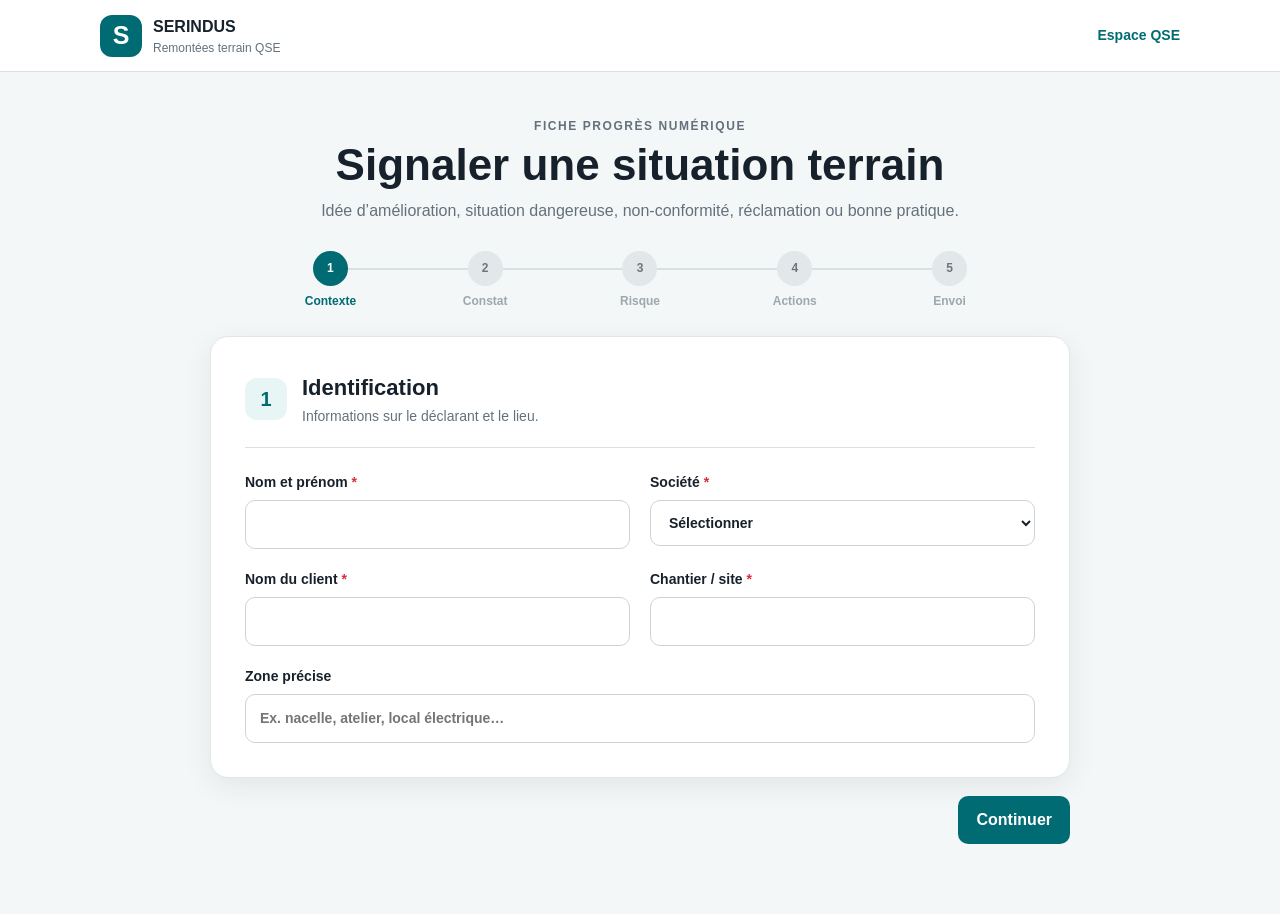
<file: index.html>
<!doctype html>
<html lang="fr">
<head>
  <meta charset="utf-8">
  <meta name="viewport" content="width=device-width,initial-scale=1,viewport-fit=cover">
  <meta name="theme-color" content="#006b73">
  <meta name="description" content="Application SERINDUS de remontées terrain QSE">
  <link rel="manifest" href="manifest.webmanifest">
  <link rel="icon" href="icons/icon.svg" type="image/svg+xml">
  <link rel="apple-touch-icon" href="icons/icon-192.png">
  <link rel="stylesheet" href="styles.css">
  <title>Remontées terrain | SERINDUS</title>
</head>
<body>
  <header class="topbar">
    <a class="brand" href="index.html" aria-label="Accueil">
      <span class="brand-mark">S</span>
      <span><strong>SERINDUS</strong><small>Remontées terrain QSE</small></span>
    </a>
    <a class="admin-link" href="admin.html">Espace QSE</a>
  </header>

  <main>
    <section class="hero">
      <p class="eyebrow">FICHE PROGRÈS NUMÉRIQUE</p>
      <h1>Signaler une situation terrain</h1>
      <p>Idée d’amélioration, situation dangereuse, non-conformité, réclamation ou bonne pratique.</p>
    </section>

    <ol class="steps" aria-label="Progression">
      <li class="active"><span>1</span><b>Contexte</b></li>
      <li><span>2</span><b>Constat</b></li>
      <li><span>3</span><b>Risque</b></li>
      <li><span>4</span><b>Actions</b></li>
      <li><span>5</span><b>Envoi</b></li>
    </ol>

    <form id="reportForm" novalidate>
      <section class="form-page active" data-page="1">
        <div class="card">
          <div class="section-title"><span>1</span><div><h2>Identification</h2><p>Informations sur le déclarant et le lieu.</p></div></div>
          <div class="grid two">
            <label>Nom et prénom <em>*</em><input name="reporter_name" autocomplete="name" required></label>
            <label>Société <em>*</em>
              <select name="company" required>
                <option value="">Sélectionner</option><option>SETIA</option><option>SASI</option>
                <option>SIMEC</option><option>TILCO</option><option>RICOM</option>
                <option>PROCESS</option><option>OBTEL</option><option>Autre</option>
              </select>
            </label>
            <label>Nom du client <em>*</em><input name="client_name" required></label>
            <label>Chantier / site <em>*</em><input name="site_name" required></label>
            <label class="wide">Zone précise<input name="location_detail" placeholder="Ex. nacelle, atelier, local électrique…"></label>
          </div>
        </div>
      </section>

      <section class="form-page" data-page="2">
        <div class="card">
          <div class="section-title"><span>2</span><div><h2>Constat</h2><p>Décrivez ce que vous avez observé.</p></div></div>
          <fieldset>
            <legend>Type d’événement <em>*</em></legend>
            <div class="choice-grid">
              <label><input type="radio" name="event_type" value="Idée d’amélioration" required><span>💡 Idée d’amélioration</span></label>
              <label><input type="radio" name="event_type" value="Situation dangereuse"><span>⚠️ Situation dangereuse</span></label>
              <label><input type="radio" name="event_type" value="Non-conformité"><span>⛔ Non-conformité</span></label>
              <label><input type="radio" name="event_type" value="Réclamation client"><span>💬 Réclamation client</span></label>
              <label><input type="radio" name="event_type" value="Bonne pratique"><span>✅ Bonne pratique</span></label>
              <label><input type="radio" name="event_type" value="Presqu’accident"><span>🛑 Presqu’accident</span></label>
              <label><input type="radio" name="event_type" value="Environnement"><span>🌱 Environnement</span></label>
              <label><input type="radio" name="event_type" value="Matériel défectueux"><span>🔧 Matériel défectueux</span></label>
            </div>
          </fieldset>
          <div class="grid two">
            <label>Qui est concerné ?<input name="who" placeholder="Personne, équipe, entreprise…"></label>
            <label>Quand ?<input name="observed_at" type="datetime-local"></label>
            <label class="wide">Quoi ? <em>*</em><textarea name="what" required placeholder="Décrivez précisément le fait observé"></textarea></label>
          </div>
          <div class="upload-box">
            <label for="photos"><strong>Ajouter des photos</strong><small>Jusqu’à 5 photos. Elles seront compressées avant l’envoi.</small></label>
            <input id="photos" name="photos" type="file" accept="image/*" capture="environment" multiple>
            <button type="button" class="secondary" id="photoButton">📷 Prendre ou choisir des photos</button>
            <div id="photoPreview" class="photo-preview"></div>
            <label class="check"><input type="checkbox" name="photo_forbidden"><span>Photo impossible ou interdite par le client</span></label>
          </div>
        </div>
      </section>

      <section class="form-page" data-page="3">
        <div class="card">
          <div class="section-title"><span>3</span><div><h2>Perception du risque</h2><p>Évaluez la gravité et la probabilité.</p></div></div>
          <div class="grid two risk-inputs">
            <label>Gravité <em>*</em>
              <select name="severity" required>
                <option value="">Sélectionner</option><option value="1">1 – Faible</option>
                <option value="2">2 – Moyenne</option><option value="3">3 – Grave</option>
                <option value="4">4 – Très grave</option>
              </select>
              <small>Conséquence potentielle si l’événement se produit.</small>
            </label>
            <label>Probabilité <em>*</em>
              <select name="probability" required>
                <option value="">Sélectionner</option><option value="1">1 – Très improbable</option>
                <option value="2">2 – Improbable</option><option value="3">3 – Probable</option>
                <option value="4">4 – Très probable</option>
              </select>
              <small>Possibilité que l’événement se produise ou se reproduise.</small>
            </label>
          </div>
          <div id="riskResult" class="risk-result neutral">
            <span>Priorité</span><strong>À calculer</strong><small>Sélectionnez les deux critères.</small>
          </div>
          <div class="matrix" aria-label="Matrice de risque 4 par 4">
            <div class="matrix-label">Gravité ↑</div>
            <div class="matrix-grid" id="matrixGrid"></div>
            <div class="matrix-label bottom">Probabilité →</div>
          </div>
        </div>
      </section>

      <section class="form-page" data-page="4">
        <div class="card">
          <div class="section-title"><span>4</span><div><h2>Actions et améliorations</h2><p>Précisez ce qui a été fait immédiatement.</p></div></div>
          <fieldset>
            <legend>Actions immédiates mises en place</legend>
            <div class="checks">
              <label><input type="checkbox" name="immediate_actions" value="Arrêt des travaux"><span>Arrêt des travaux</span></label>
              <label><input type="checkbox" name="immediate_actions" value="Balisage / sécurisation"><span>Balisage / sécurisation</span></label>
              <label><input type="checkbox" name="immediate_actions" value="Matériel mis hors service"><span>Matériel mis hors service</span></label>
              <label><input type="checkbox" name="immediate_actions" value="Chef d’équipe informé"><span>Chef d’équipe informé</span></label>
              <label><input type="checkbox" name="immediate_actions" value="Client informé"><span>Client informé</span></label>
              <label><input type="checkbox" name="immediate_actions" value="Aucune action possible"><span>Aucune action possible</span></label>
            </div>
          </fieldset>
          <div class="grid">
            <label>Détail des actions immédiates <em>*</em><textarea name="action_details" required></textarea></label>
            <label>Personne informée<input name="person_informed" placeholder="Nom ou fonction"></label>
            <label class="danger-question">Le danger est-il toujours présent ? <em>*</em>
              <select name="danger_present" required><option value="">Sélectionner</option><option value="true">Oui</option><option value="false">Non</option></select>
            </label>
            <label>Propositions d’amélioration<textarea name="improvement_proposal" placeholder="Quelle solution proposez-vous pour éviter la répétition ?"></textarea></label>
          </div>
        </div>
      </section>

      <section class="form-page" data-page="5">
        <div class="card">
          <div class="section-title"><span>5</span><div><h2>Vérification et envoi</h2><p>Contrôlez les informations avant validation.</p></div></div>
          <div id="summary" class="summary"></div>
          <label class="check consent"><input type="checkbox" name="accuracy" required><span>Je confirme l’exactitude des informations transmises. <em>*</em></span></label>
          <p class="privacy">Les données sont utilisées uniquement pour le traitement et le suivi des remontées QSE.</p>
          <button class="primary submit" type="submit">Envoyer la remontée</button>
        </div>
      </section>

      <div class="form-nav">
        <button type="button" class="secondary" id="prevButton" hidden>Retour</button>
        <button type="button" class="primary" id="nextButton">Continuer</button>
      </div>
    </form>

    <section id="success" class="success card" hidden>
      <div class="success-icon">✓</div>
      <h2>Remontée enregistrée</h2>
      <p>Merci pour votre contribution à la prévention.</p>
      <div class="report-number" id="reportNumber"></div>
      <button class="primary" id="newReport">Faire une autre remontée</button>
    </section>
  </main>
  <div id="toast" class="toast" role="status"></div>
  <script src="config.js"></script>
  <script src="app.js"></script>
</body>
</html>
</file>
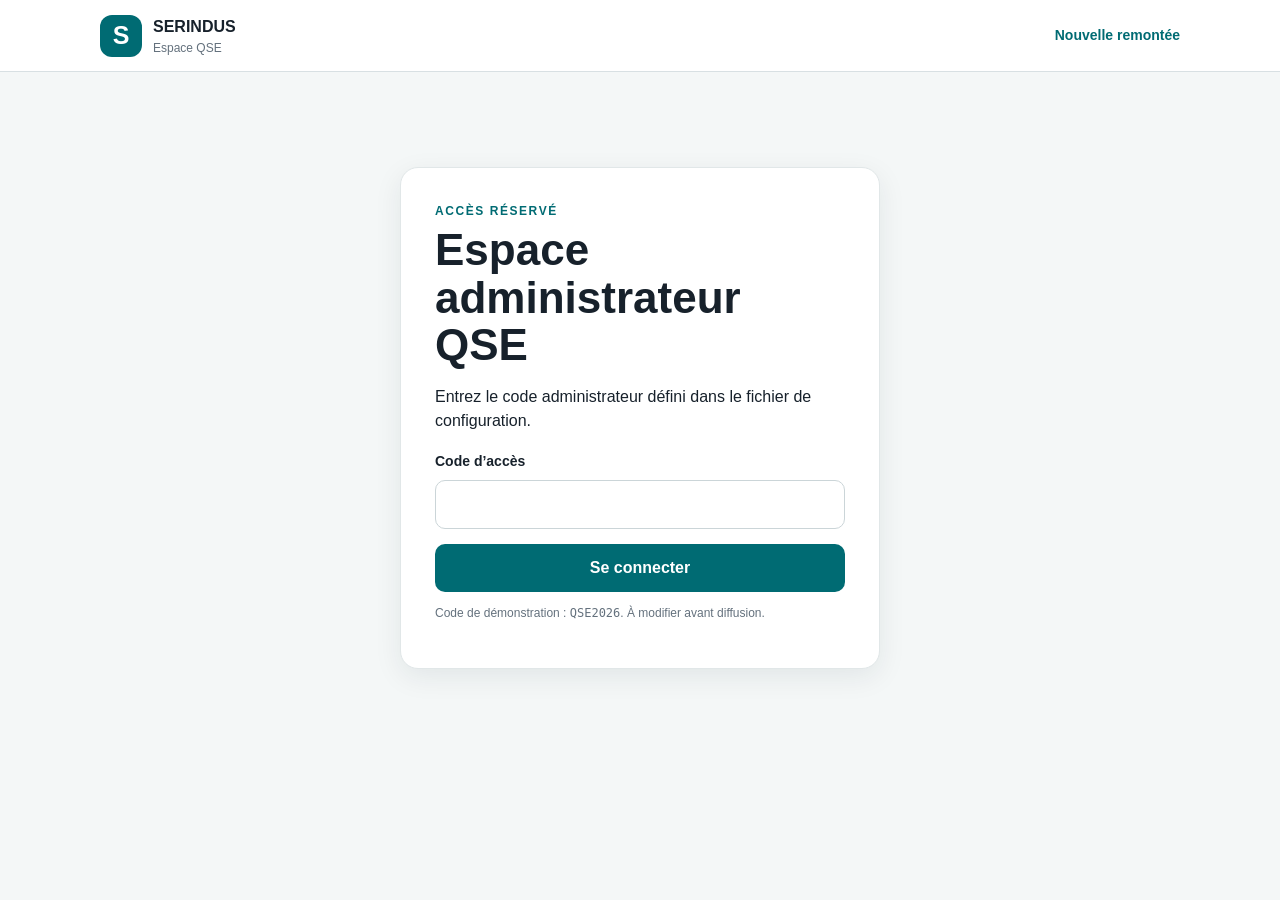
<file: admin.html>
<!doctype html>
<html lang="fr">
<head>
  <meta charset="utf-8"><meta name="viewport" content="width=device-width,initial-scale=1">
  <meta name="theme-color" content="#006b73"><link rel="icon" href="icons/icon.svg" type="image/svg+xml"><link rel="apple-touch-icon" href="icons/icon-192.png">
  <link rel="stylesheet" href="styles.css"><title>Espace QSE | SERINDUS</title>
</head>
<body>
  <header class="topbar">
    <a class="brand" href="index.html"><span class="brand-mark">S</span><span><strong>SERINDUS</strong><small>Espace QSE</small></span></a>
    <a class="admin-link" href="index.html">Nouvelle remontée</a>
  </header>
  <main class="admin-main">
    <section id="loginCard" class="card login-card">
      <p class="eyebrow">ACCÈS RÉSERVÉ</p><h1>Espace administrateur QSE</h1>
      <p>Entrez le code administrateur défini dans le fichier de configuration.</p>
      <form id="loginForm"><label>Code d’accès<input id="adminCode" type="password" required></label><button class="primary" type="submit">Se connecter</button></form>
      <p class="demo-note">Code de démonstration : <code>QSE2026</code>. À modifier avant diffusion.</p>
    </section>
    <section id="dashboard" hidden>
      <div class="dashboard-head"><div><p class="eyebrow">PILOTAGE QSE</p><h1>Remontées terrain</h1></div><button id="logout" class="secondary">Déconnexion</button></div>
      <div class="stats">
        <article><span>Total</span><strong id="statTotal">0</strong></article>
        <article><span>Nouvelles</span><strong id="statNew">0</strong></article>
        <article class="red"><span>Priorité 1</span><strong id="statP1">0</strong></article>
        <article class="orange"><span>À traiter</span><strong id="statOpen">0</strong></article>
      </div>
      <div class="card filters">
        <label>Rechercher<input id="searchFilter" placeholder="Client, chantier, déclarant…"></label>
        <label>Société<select id="companyFilter"><option value="">Toutes</option><option>SETIA</option><option>SASI</option><option>SIMEC</option><option>TILCO</option><option>RICOM</option><option>PROCESS</option><option>OBTEL</option></select></label>
        <label>Priorité<select id="priorityFilter"><option value="">Toutes</option><option value="1">Priorité 1</option><option value="2">Priorité 2</option><option value="3">Priorité 3</option></select></label>
        <button id="exportCsv" class="secondary">Exporter en CSV</button>
      </div>
      <div id="reportsList" class="reports-list"></div>
      <div id="emptyState" class="card empty"><h2>Aucune remontée</h2><p>Les remontées envoyées apparaîtront ici.</p></div>
    </section>
  </main>
  <dialog id="reportDialog"><button class="dialog-close" aria-label="Fermer">×</button><div id="reportDetail"></div></dialog>
  <div id="toast" class="toast" role="status"></div>
  <script src="config.js"></script><script src="admin.js"></script>
</body>
</html>
</file>
<file: styles.css>
:root{--teal:#006b73;--teal-dark:#004e55;--teal-pale:#e7f5f4;--ink:#17212b;--muted:#64717d;--line:#d8e0e3;--bg:#f4f7f7;--red:#d92d3c;--orange:#ed9b19;--green:#43a047;--white:#fff;--shadow:0 8px 28px rgba(18,43,48,.08)}
*{box-sizing:border-box}body{margin:0;background:var(--bg);color:var(--ink);font-family:Inter,Segoe UI,Arial,sans-serif;line-height:1.5}.topbar{height:72px;background:#fff;border-bottom:1px solid var(--line);display:flex;align-items:center;justify-content:space-between;padding:0 max(20px,calc((100vw - 1080px)/2));position:sticky;top:0;z-index:10}.brand{display:flex;gap:11px;align-items:center;color:var(--ink);text-decoration:none}.brand-mark{display:grid;place-items:center;width:42px;height:42px;border-radius:12px;background:var(--teal);color:#fff;font-size:25px;font-weight:800}.brand strong,.brand small{display:block}.brand small{color:var(--muted);font-size:12px}.admin-link{color:var(--teal);font-weight:700;text-decoration:none;font-size:14px}main{max-width:900px;margin:auto;padding:35px 20px 70px}.hero{text-align:center;margin:10px auto 28px}.hero h1,.admin-main h1{font-size:clamp(28px,5vw,44px);line-height:1.08;margin:6px 0 10px}.hero p{color:var(--muted);margin:auto;max-width:680px}.eyebrow{color:var(--teal);font-size:12px;font-weight:800;letter-spacing:.13em;margin:0}.steps{display:flex;justify-content:center;list-style:none;padding:0;margin:0 0 26px}.steps li{width:18%;position:relative;text-align:center;color:#9ca8ad;font-size:12px}.steps li:not(:last-child):after{content:"";position:absolute;height:2px;background:var(--line);left:56%;right:-44%;top:17px}.steps span{width:35px;height:35px;margin:auto auto 6px;border-radius:50%;display:grid;place-items:center;background:#e2e8ea;color:#6c777c;font-weight:800;position:relative;z-index:1}.steps .active span,.steps .done span{background:var(--teal);color:#fff}.steps .done:not(:last-child):after{background:var(--teal)}.steps .active b{color:var(--teal)}.steps b{display:block}.card{background:#fff;border:1px solid #e1e7e8;border-radius:18px;padding:clamp(20px,4vw,34px);box-shadow:var(--shadow)}.form-page{display:none}.form-page.active{display:block}.section-title{display:flex;gap:15px;align-items:center;border-bottom:1px solid var(--line);padding-bottom:20px;margin-bottom:24px}.section-title>span{width:42px;height:42px;flex:none;display:grid;place-items:center;background:var(--teal-pale);color:var(--teal);border-radius:12px;font-size:20px;font-weight:800}.section-title h2{margin:0;font-size:22px}.section-title p{margin:2px 0 0;color:var(--muted);font-size:14px}.grid{display:grid;gap:20px}.grid.two{grid-template-columns:1fr 1fr}.wide{grid-column:1/-1}label,legend{font-weight:700;font-size:14px}label small{display:block;color:var(--muted);font-weight:400;margin-top:6px}em{color:var(--red);font-style:normal}input,select,textarea{display:block;width:100%;margin-top:7px;border:1px solid #cbd5d8;border-radius:10px;padding:13px 14px;background:#fff;color:var(--ink);font:inherit;outline:none}textarea{min-height:108px;resize:vertical}input:focus,select:focus,textarea:focus{border-color:var(--teal);box-shadow:0 0 0 3px rgba(0,107,115,.12)}fieldset{border:0;padding:0;margin:0 0 25px}.choice-grid{display:grid;grid-template-columns:1fr 1fr;gap:10px;margin-top:10px}.choice-grid input{position:absolute;opacity:0}.choice-grid span{display:block;border:1px solid var(--line);border-radius:11px;padding:13px;background:#fff;font-weight:600}.choice-grid input:checked+span{background:var(--teal-pale);border-color:var(--teal);color:var(--teal-dark);box-shadow:0 0 0 1px var(--teal)}.upload-box{margin-top:24px;border:2px dashed #b8c8cb;border-radius:14px;padding:20px;text-align:center;background:#fbfdfd}.upload-box label small{margin-bottom:12px}.upload-box>input{display:none}.photo-preview{display:flex;gap:10px;flex-wrap:wrap;justify-content:center;margin-top:15px}.photo-preview div{width:88px;height:88px;position:relative}.photo-preview img{width:100%;height:100%;object-fit:cover;border-radius:10px}.photo-preview button{position:absolute;right:-6px;top:-6px;border:0;border-radius:50%;background:var(--red);color:#fff;width:23px;height:23px}.check{display:flex!important;align-items:flex-start;gap:9px;margin-top:16px;text-align:left;font-weight:500}.check input{width:auto;margin:4px 0 0}.risk-inputs{margin-bottom:22px}.risk-result{border-radius:14px;padding:18px;display:flex;align-items:center;gap:16px;color:#fff}.risk-result span{font-size:12px;text-transform:uppercase;letter-spacing:.1em}.risk-result strong{font-size:22px}.risk-result small{margin-left:auto}.risk-result.neutral{background:#6e7b81}.priority-1{background:var(--red)!important;color:#fff}.priority-2{background:var(--orange)!important;color:#fff}.priority-3{background:var(--green)!important;color:#fff}.matrix{max-width:430px;margin:25px auto 0}.matrix-grid{display:grid;grid-template-columns:repeat(4,1fr);gap:4px}.matrix-cell{height:42px;display:grid;place-items:center;border-radius:5px;font-weight:800}.matrix-cell.selected{outline:4px solid var(--ink);outline-offset:1px}.matrix-label{color:var(--muted);font-size:12px;font-weight:700;margin-bottom:5px}.matrix-label.bottom{text-align:right;margin-top:5px}.checks{display:grid;grid-template-columns:1fr 1fr;gap:9px;margin-top:10px}.checks label{display:flex;align-items:center;gap:9px;border:1px solid var(--line);padding:11px;border-radius:10px;font-weight:500}.checks input{width:auto;margin:0}.danger-question{background:#fff5f4;border:1px solid #f3ceca;border-radius:12px;padding:15px}.summary dl{margin:0}.summary dl div{display:grid;grid-template-columns:130px 1fr;border-bottom:1px solid var(--line);padding:12px 0}.summary dt{color:var(--muted);font-size:13px}.summary dd{margin:0}.privacy{font-size:12px;color:var(--muted)}button{cursor:pointer;font:inherit;font-weight:700;border-radius:10px;padding:12px 18px;border:0}.primary{background:var(--teal);color:#fff}.primary:hover{background:var(--teal-dark)}.secondary{background:#fff;border:1px solid #b9c6c9;color:var(--teal-dark)}button:disabled{opacity:.6}.form-nav{display:flex;justify-content:space-between;margin-top:18px}.form-nav #nextButton{margin-left:auto}.submit{width:100%;font-size:16px;margin-top:10px}.success{text-align:center;margin-top:40px}.success-icon{width:70px;height:70px;margin:auto;display:grid;place-items:center;border-radius:50%;background:var(--green);color:#fff;font-size:38px}.report-number{display:inline-block;background:var(--teal-pale);color:var(--teal-dark);border-radius:9px;padding:10px 15px;font-weight:800;margin:10px 0 22px}.toast{position:fixed;left:50%;bottom:25px;transform:translate(-50%,120px);background:#17212b;color:#fff;padding:12px 18px;border-radius:10px;z-index:100;transition:.25s;box-shadow:var(--shadow)}.toast.show{transform:translate(-50%,0)}.admin-main{max-width:1100px}.login-card{max-width:480px;margin:60px auto}.login-card button{width:100%;margin-top:15px}.demo-note{font-size:12px;color:var(--muted)}.dashboard-head{display:flex;justify-content:space-between;align-items:center}.stats{display:grid;grid-template-columns:repeat(4,1fr);gap:14px;margin:20px 0}.stats article{background:#fff;border:1px solid var(--line);border-radius:14px;padding:18px}.stats span{display:block;color:var(--muted);font-size:13px}.stats strong{font-size:30px}.stats .red{border-top:4px solid var(--red)}.stats .orange{border-top:4px solid var(--orange)}.filters{display:grid;grid-template-columns:2fr 1fr 1fr auto;gap:12px;align-items:end;padding:18px;margin-bottom:16px}.reports-list{display:grid;gap:14px}.report-card{padding:22px}.report-top{display:flex;justify-content:space-between}.badge,.status{border-radius:99px;padding:5px 10px;font-size:12px;font-weight:800}.status{background:#eef2f3;color:#536168}.report-card h2{margin:13px 0 0}.report-ref{font-size:12px;color:var(--teal);font-weight:800}.report-meta{display:flex;flex-wrap:wrap;gap:15px;color:var(--muted);font-size:13px;margin:14px 0}.empty{text-align:center}dialog{border:0;border-radius:18px;max-width:700px;width:calc(100% - 30px);padding:30px;box-shadow:0 20px 80px rgba(0,0,0,.3)}dialog::backdrop{background:rgba(9,25,29,.65)}.dialog-close{position:absolute;right:12px;top:10px;background:transparent;font-size:28px}.detail-grid{display:grid;grid-template-columns:1fr 1fr;gap:10px;margin:18px 0}.detail-grid div{background:var(--bg);padding:12px;border-radius:9px}.detail-grid b,.detail-grid span{display:block}.detail-grid span{font-size:14px;margin-top:4px}
@media(max-width:700px){.topbar{padding:0 15px}.admin-link{font-size:12px}.steps b{display:none}.steps li{width:20%}.grid.two,.choice-grid,.checks,.detail-grid{grid-template-columns:1fr}.wide{grid-column:auto}.card{border-radius:14px}.risk-result{align-items:flex-start;flex-direction:column;gap:2px}.risk-result small{margin:0}.summary dl div{grid-template-columns:1fr}.stats{grid-template-columns:1fr 1fr}.filters{grid-template-columns:1fr}.dashboard-head{align-items:flex-start}.report-meta{display:grid;gap:4px}}
</file>
